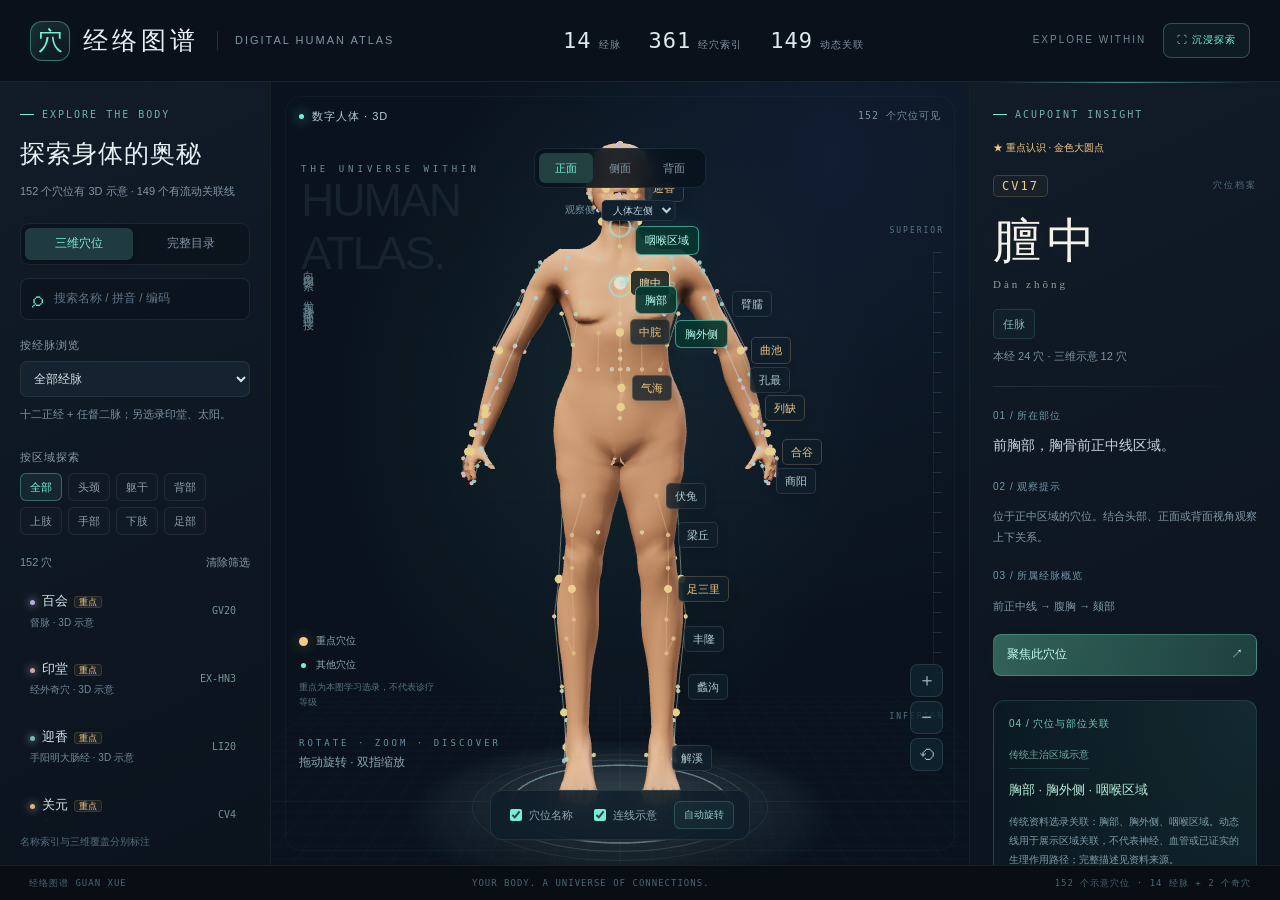
<file: web/atlas/index.html>
<!doctype html><html lang="zh-CN"><head><meta charset="utf-8"><meta name="viewport" content="width=device-width,initial-scale=1"><meta name="theme-color" content="#101c24"><title>经络图谱 · 3D 人体穴位图谱</title><link rel="stylesheet" href="style.css?v=20261002"><script type="importmap">{"imports":{"three":"./three.module.js"}}</script></head><body><header><a class="brand" href="./"><span class="seal">穴</span><strong>经络图谱</strong><span class="brand-sub">DIGITAL HUMAN ATLAS</span></a><div class="header-stats" aria-label="图谱概览"><span><b>14</b> 经脉</span><span><b>361</b> 经穴索引</span><span><b>149</b> 动态关联</span></div><div class="edition"><span>EXPLORE WITHIN</span><button id="immersive" aria-pressed="false">⛶ 沉浸探索</button></div></header><main><aside class="library"><div class="eyebrow">EXPLORE THE BODY</div><h1>探索身体的奥秘</h1><p id="summaryCounts" class="muted intro"></p><div id="scope" class="scope"><button class="active" data-scope="model">三维穴位</button><button data-scope="catalog">完整目录</button></div><label class="search"><span>⌕</span><input id="search" placeholder="搜索名称 / 拼音 / 编码" aria-label="搜索穴位"></label><label for="channelFilter" class="filter-label">按经脉浏览</label><select id="channelFilter"></select><p id="channelSummary" class="channel-summary"></p><div id="regionSection"><div class="filter-label">按区域探索</div><div id="regions" class="chips"></div></div><div class="list-head"><span id="count"></span><button id="clear">清除筛选</button></div><div id="list" class="point-list"></div><div class="library-foot">名称索引与三维覆盖分别标注</div></aside><section class="stage" aria-label="可交互三维人体"><div class="stage-top"><span class="live-dot"></span>数字人体 · 3D<span id="stageCount" class="hint"></span></div><div class="stage-watermark" aria-hidden="true"><span>THE UNIVERSE WITHIN</span><strong>HUMAN<br>ATLAS.</strong></div><div class="stage-caption" aria-hidden="true">向内探索 · 发现身体的连接</div><div class="stage-axis" aria-hidden="true"></div><div id="canvas"></div><div id="labels"></div><div id="effectLabels"></div><div class="view-switch"><button data-view="front" class="active">正面</button><button data-view="side">侧面</button><button data-view="back">背面</button></div><div class="stage-title"><span>ROTATE · ZOOM · DISCOVER</span><strong>拖动旋转 · 双指缩放</strong></div><div class="marker-legend" aria-label="穴位标记图例"><span><i class="legend-key"></i>重点穴位</span><span><i class="legend-normal"></i>其他穴位</span><small>重点为本图学习选录，不代表诊疗等级</small></div><div class="zoom"><button id="plus" aria-label="放大">＋</button><button id="minus" aria-label="缩小">−</button><button id="reset" aria-label="重置视角">⟲</button></div><div class="side-choice"><label for="sideChoice">观察侧</label><select id="sideChoice"><option value="1">人体左侧</option><option value="-1">人体右侧</option></select></div><div class="bottom-tools"><label><input type="checkbox" id="showLabels" checked>穴位名称</label><label><input type="checkbox" id="showLines" checked>连线示意</label><button id="rotate">自动旋转</button></div><div id="error" hidden>您的浏览器无法启动 3D 显示。请开启硬件加速后刷新；仍可通过左侧列表浏览穴位。</div></section><aside class="detail"><div class="eyebrow">ACUPOINT INSIGHT</div><p id="modelStatus" class="model-status"></p><div class="detail-top"><span id="code" class="code"></span><span class="mini">穴位档案</span></div><h2 id="name"></h2><p id="pinyin" class="pinyin"></p><div id="meridian" class="meridian"></div><p id="channelTotal" class="channel-summary"></p><div class="divider"></div><div class="section-label">01 / 所在部位</div><p id="location" class="location"></p><div class="section-label">02 / 观察提示</div><p id="tip" class="muted"></p><div class="section-label">03 / 所属经脉概览</div><p id="routeInfo" class="route-info"></p><button id="focus" class="focus">聚焦此穴位 <span>↗</span></button><section class="effects-card"><div class="section-label">04 / 穴位与部位关联</div><p id="effectKind" class="effect-kind"></p><strong id="effectTargets"></strong><p id="effectSummary"></p><a id="effectSource" target="_blank" rel="noreferrer">查看关联资料 ↗</a><div class="effect-controls"><label><input id="showEffects" type="checkbox" checked>显示关联线</label><button id="pauseEffects">暂停流动</button><button id="fitEffects">查看全路径</button></div><div id="effectExamples"></div><small>流动方向仅为动画表达，不是神经、血管或经脉的真实走向。</small></section><div class="neighbor-head"><button id="previous" aria-label="上一穴">←</button><span id="neighborIndex"></span><button id="next" aria-label="下一穴">→</button></div><div id="nearby" class="nearby"></div><div class="note"><strong>关于这张图谱</strong><p>完整目录收录十四经 361 穴，另选录 2 个奇穴。仅部分穴位配置了简化三维坐标；有标记也不等于精确定位。连线为局部同经穴位示意，并非完整循行路线。不可用于针刺定位或诊疗。</p><a href="https://en.wikipedia.org/wiki/List_of_acupuncture_points" target="_blank" rel="noreferrer">穴名与经脉参考 ↗</a></div></aside></main><footer><span>经络图谱 GUAN XUE</span><span>YOUR BODY. A UNIVERSE OF CONNECTIONS.</span><span id="footerCount"></span></footer><script type="module" src="app.js"></script></body></html>
</file>
<file: web/atlas/style.css>
:root{color-scheme:dark;--bg:#080e14;--panel:#101a24;--line:#ffffff12;--text:#e7f0f3;--muted:#8295a5;--cyan:#73efda;--gold:#f4cb86}*{box-sizing:border-box}body{margin:0;background:var(--bg);color:var(--text);font:13px/1.65 -apple-system,BlinkMacSystemFont,"Segoe UI","Microsoft YaHei",sans-serif}button,input,select{font:inherit}button,a,input,select{-webkit-tap-highlight-color:transparent}button{cursor:pointer}a{color:var(--cyan)}button{transition:background .2s,border-color .2s,color .2s,box-shadow .2s}button:focus-visible,a:focus-visible,input:focus-visible,select:focus-visible{outline:2px solid var(--cyan);outline-offset:4px}button:disabled{opacity:.35;cursor:default}[hidden]{display:none!important}header{height:82px;padding:0 30px;display:flex;align-items:center;justify-content:space-between;gap:24px;border-bottom:1px solid var(--line);background:#0a121be6}.brand{display:flex;align-items:center;gap:13px;text-decoration:none;color:inherit}.seal{display:grid;place-items:center;width:40px;height:40px;border:1px solid #73efda66;background:linear-gradient(145deg,#73efda22,#73efda03);color:var(--cyan);border-radius:12px;font:25px serif;box-shadow:inset 0 0 20px #73efda0a,0 0 28px #73efda08}.brand strong{font:25px serif;letter-spacing:4px}.brand-sub{font-size:11px;color:var(--muted);letter-spacing:2px;border-left:1px solid #ffffff20;padding-left:17px;margin-left:5px}.header-stats{display:flex;gap:28px}.header-stats span{font-size:10px;letter-spacing:1px;color:var(--muted);display:flex;align-items:baseline;gap:7px}.header-stats b{font:22px "SFMono-Regular",Consolas,monospace;color:#dce9ed;font-weight:400}.edition{display:flex;align-items:center;gap:17px;font-size:10px;color:#728998;letter-spacing:2px}.edition button{border:1px solid #73efda45;border-radius:8px;padding:8px 13px;background:#73efda0b;color:var(--cyan);letter-spacing:1px}.edition button:hover{background:#73efda22}.edition button[aria-pressed=true]{background:var(--cyan);color:#09231e}main{height:calc(100dvh - 117px);min-height:720px;display:grid;grid-template-columns:270px minmax(350px,1fr) 310px;gap:1px;background:var(--line)}.library,.detail{background:linear-gradient(155deg,#111c28,#0b131d);min-width:0}.library{padding:25px 20px 15px;display:flex;flex-direction:column;overflow:hidden}.eyebrow{display:flex;align-items:center;gap:8px;font:10px/1.5 "SFMono-Regular",Consolas,monospace;letter-spacing:2px;color:#70adad}.eyebrow:before{content:'';width:14px;height:1px;background:var(--cyan)}h1{font-size:25px;letter-spacing:1px;line-height:1.4;font-weight:500;margin:14px 0 10px}h1 br{display:none}.muted{color:var(--muted)}.intro{font-size:11px;color:#8295a5;margin:0 0 21px;line-height:1.9}.scope{display:flex;padding:4px;gap:4px;border:1px solid var(--line);border-radius:9px;background:#050a1055;margin-bottom:13px}.scope button{flex:1;background:none;border:0;border-radius:6px;padding:6px;color:#8496a7;font-size:12px}.scope button.active{background:#203b40;color:var(--cyan);box-shadow:0 2px 6px #0003}.search{height:42px;display:flex;align-items:center;gap:9px;border:1px solid #ffffff16;border-radius:8px;padding:0 11px;background:#070e1766}.search:focus-within{border-color:#73efda88;box-shadow:0 0 0 3px #73efda0a}.search span{font-size:22px;color:var(--cyan)}.search input{border:0;background:none;outline:none;width:100%;min-width:0;color:var(--text);font-size:12px}.search input::placeholder{color:#607488}.filter-label{display:block;margin:16px 0 7px;color:#8a9caa;font-size:11px;letter-spacing:1px}#channelFilter{width:100%;padding:9px;border:1px solid var(--line);border-radius:7px;background:#14232f;color:#d7e4e9;font-size:12px}.channel-summary{font-size:11px;line-height:1.7;color:#7d93a2;margin:8px 0}.chips{display:flex;gap:6px;flex-wrap:wrap}.chips button{border:1px solid var(--line);background:#ffffff03;color:#8e9fac;border-radius:6px;padding:4px 9px;font-size:11px}.chips button.active,.chips button:hover{border-color:#73efda55;background:#73efda12;color:var(--cyan)}.list-head{display:flex;justify-content:space-between;align-items:center;margin:18px 0 8px;color:#7895a1;font-size:11px}.list-head button{border:0;background:none;color:#8b9da9;font-size:11px;padding:0}.point-list{overflow:auto;flex:1;min-height:110px;padding-right:4px}.point-row{display:flex;align-items:center;justify-content:space-between;width:100%;text-align:left;border:1px solid transparent;background:transparent;border-radius:8px;color:#adbdc9;padding:10px 9px;margin:0 0 5px;gap:7px}.point-row:hover{background:#ffffff05;border-color:#ffffff0c}.point-row.active{background:linear-gradient(90deg,#73efda18,#73efda04);border-color:#73efda32;box-shadow:inset 2px 0 var(--cyan)}.point-row b{font-size:13px;font-weight:500;color:#d7e6eb}.point-row small{display:block;font-size:10px;color:#738a9a;margin-top:3px}.point-row>span:last-child{font:10px Consolas,monospace;color:#73938f}.row-dot{display:inline-block;width:5px;height:5px;border-radius:50%;margin-right:7px;box-shadow:0 0 8px currentColor}.key-badge{font-size:9px;font-style:normal;background:#f4cb8610;color:var(--gold);border:1px solid #f4cb8625;border-radius:3px;padding:0 4px;margin-left:6px}.library-foot{font-size:10px;color:#536d7e;padding-top:13px}.stage{position:relative;overflow:hidden;isolation:isolate;background:radial-gradient(ellipse at 48% 42%,#23444855,transparent 53%),radial-gradient(ellipse at 80% 10%,#23396645,transparent 46%),#0a131d;color:var(--text)}.stage:before{content:'';position:absolute;inset:0;z-index:-1;background-image:linear-gradient(#91cbd105 1px,transparent 1px),linear-gradient(90deg,#91cbd105 1px,transparent 1px);background-size:46px 46px;mask-image:radial-gradient(ellipse,#000,transparent 80%)}.stage:after{content:'';position:absolute;inset:14px;pointer-events:none;border:1px solid #78d7cf0b;border-radius:16px;z-index:1}.stage-top{position:absolute;left:28px;right:28px;top:25px;z-index:3;display:flex;align-items:center;gap:8px;letter-spacing:1px;font-size:11px;color:#b6cbce;pointer-events:none}.live-dot{height:5px;width:5px;border-radius:50%;background:var(--cyan);box-shadow:0 0 12px #73efda}.hint{margin-left:auto;font:10px Consolas,monospace;color:#79949e}.stage-watermark{position:absolute;top:82px;left:30px;pointer-events:none;z-index:0}.stage-watermark span{display:block;font:9px Consolas,monospace;letter-spacing:4px;color:#6d8d9b}.stage-watermark strong{display:block;font-size:clamp(28px,3.6vw,56px);letter-spacing:-2px;line-height:1.15;font-weight:200;color:#94c2cd16}.stage-caption{position:absolute;top:180px;left:29px;font-size:11px;color:#66828e;letter-spacing:3px;writing-mode:vertical-rl;pointer-events:none}.stage-axis{position:absolute;right:27px;top:170px;bottom:170px;width:9px;background:repeating-linear-gradient(to bottom,#77b9c52a 0 1px,transparent 1px 20px);border-left:1px solid #77b9c515;pointer-events:none}.stage-axis:before{content:'SUPERIOR';position:absolute;right:-2px;top:-26px;font:8px Consolas,monospace;letter-spacing:2px;color:#557583}.stage-axis:after{content:'INFERIOR';position:absolute;right:-2px;bottom:-26px;font:8px Consolas,monospace;letter-spacing:2px;color:#557583}#canvas,#labels,#effectLabels{position:absolute;inset:0}#canvas{z-index:1}#canvas canvas{display:block;touch-action:none}#labels,#effectLabels{pointer-events:none;z-index:2}.pin-label{position:absolute;white-space:nowrap;pointer-events:auto;transform:translate(10px,-50%);background:#101f2bc9;border:1px solid #c3e6ed22;backdrop-filter:blur(8px);border-radius:5px;color:#b3cdd1;padding:3px 8px;font-size:11px;box-shadow:0 3px 12px #0002}.key-label{color:var(--gold);border-color:#f4cb863a}.pin-label.selected{background:#2d302c;color:#ffe6b3;border-color:var(--gold);box-shadow:0 0 18px #f4cb8620}.effect-label{position:absolute;z-index:4;background:#07362fea;border:1px solid #73efda88;color:#b8fff1;padding:4px 9px;border-radius:6px;white-space:nowrap;font-size:11px;box-shadow:0 0 18px #73efda15}.view-switch{position:absolute;top:66px;left:50%;transform:translateX(-50%);display:flex;padding:4px;border:1px solid #a4d5de1c;border-radius:10px;background:#09131ddd;backdrop-filter:blur(12px);z-index:4}.view-switch button{background:none;border:0;color:#8399a6;border-radius:6px;padding:6px 16px;font-size:11px}.view-switch button.active{background:#21403f;color:var(--cyan)}.side-choice{position:absolute;top:118px;left:50%;transform:translateX(-50%);display:flex;align-items:center;gap:7px;font-size:10px;color:#72909f;z-index:4}.side-choice select{padding:3px 6px;border:1px solid #a4d5de20;border-radius:5px;background:#10202d;color:#bdd2d9;font-size:10px}.stage-title{position:absolute;bottom:92px;left:28px;z-index:3;pointer-events:none}.stage-title span{display:block;font:9px Consolas,monospace;color:#5e929e;letter-spacing:3px}.stage-title strong{display:block;font-size:12px;font-weight:400;color:#8aa5b1;margin-top:5px}.marker-legend{position:absolute;bottom:155px;left:28px;display:grid;gap:7px;z-index:3;pointer-events:none;font-size:10px;color:#8eaab2;max-width:137px}.marker-legend span{display:flex;align-items:center;gap:8px}.marker-legend i{display:inline-block;border-radius:50%}.legend-key{width:9px;height:9px;background:var(--gold);box-shadow:0 0 13px #f4cb8655}.legend-normal{width:5px;height:5px;background:var(--cyan);margin:0 2px}.marker-legend small{font-size:9px;color:#567480;line-height:1.65}.zoom{position:absolute;right:26px;bottom:94px;display:grid;gap:4px;z-index:4}.zoom button{width:33px;height:33px;background:#102431c9;border:1px solid #a4d5de26;color:#a2c0ca;border-radius:8px;font-size:18px}.zoom button:hover{border-color:var(--cyan);color:var(--cyan)}.bottom-tools{position:absolute;bottom:25px;left:50%;transform:translateX(-50%);display:flex;align-items:center;justify-content:center;gap:17px;white-space:nowrap;padding:10px 15px;border:1px solid #b4dbe31c;border-radius:12px;background:#0e1d28d9;backdrop-filter:blur(15px);z-index:4;color:#90aab6;font-size:11px;box-shadow:0 10px 35px #0003}.bottom-tools label{display:flex;align-items:center;gap:4px}input[type=checkbox]{accent-color:var(--cyan);width:12px;height:12px}.bottom-tools button{background:#73efda0b;border:1px solid #73efda32;border-radius:6px;padding:5px 9px;color:#94c9c2;font-size:10px}.bottom-tools button.active{background:#73efda22;color:var(--cyan)}.detail{padding:25px 23px;overflow:auto;position:relative}.detail:before{content:'';position:absolute;top:0;left:25px;right:25px;height:1px;background:linear-gradient(90deg,transparent,#73efda88,transparent)}.model-status{font-size:10px;color:#7eac9e;margin:18px 0 0}.model-status.important{color:var(--gold)}.detail-top{display:flex;justify-content:space-between;align-items:center;margin-top:18px}.code{font:12px Consolas,monospace;letter-spacing:2px;color:var(--gold);border:1px solid #f4cb8630;background:#f4cb8608;padding:3px 8px;border-radius:5px}.mini{font-size:9px;color:#526d7e;letter-spacing:2px}h2{font:48px/1.25 "Songti SC","Noto Serif CJK SC",serif;letter-spacing:6px;margin:14px 0 7px;color:#f4f2e9;text-shadow:0 0 28px #f4cb8612}.pinyin{font:11px Georgia,serif;letter-spacing:3px;color:#9c9b91;margin:0 0 19px}.meridian{display:inline-flex;padding:5px 9px;border:1px solid #73efda25;border-radius:5px;background:#73efda07;color:#86c3b8;font-size:11px}.divider{height:1px;background:linear-gradient(90deg,#ffffff17,transparent);margin:21px 0}.section-label{font-size:10px;letter-spacing:1px;color:#6d9aab;margin:20px 0 8px}.location{font-size:14px;line-height:1.85;color:#c8d5dc;margin:8px 0 15px}.detail .muted,.route-info{font-size:11px;line-height:1.9;color:#8299a9}.focus{display:flex;align-items:center;justify-content:space-between;width:100%;border:1px solid #73efda45;border-radius:8px;background:linear-gradient(110deg,#316259,#1e403f);color:#c6fff0;padding:10px 13px;margin-top:18px;font-size:12px;box-shadow:0 3px 20px #73efda06}.focus:hover{border-color:var(--cyan);box-shadow:0 0 22px #73efda13}.effects-card{position:relative;margin-top:24px;padding:15px;border:1px solid #73efda28;border-radius:12px;background:radial-gradient(ellipse at 100% 0,#73efda12,transparent 70%),#0c20258c}.effects-card .section-label{margin-top:0;color:#78c9ba}.effects-card p,.effects-card small{font-size:10px;line-height:1.9;color:#7f9eab}.effects-card strong{display:block;font-size:13px;line-height:1.9;font-weight:500;color:#b4edda}.effects-card a{font-size:10px;color:#6fd6bd;text-underline-offset:4px}.effect-kind{display:inline-block;border-bottom:1px solid #73efda26;color:#6fad9e!important;padding-bottom:4px;margin:4px 0 9px}.effect-controls{display:flex;align-items:center;flex-wrap:wrap;gap:7px;margin:13px 0;color:#98c1ba;font-size:10px}.effect-controls label{display:flex;align-items:center;gap:3px;width:100%;margin-bottom:3px}.effect-controls button,#effectExamples button{border:1px solid #73efda25;border-radius:5px;background:#73efda08;color:#97c5ba;padding:4px 7px;font-size:10px}.effect-controls button:hover,#effectExamples button:hover{border-color:#73efda77;background:#73efda18}#effectExamples{display:flex;gap:5px;flex-wrap:wrap;margin-bottom:12px}.neighbor-head{display:flex;justify-content:space-between;align-items:center;gap:6px;font-size:10px;color:#6e8d9b;margin-top:23px}.neighbor-head button{border:1px solid var(--line);background:#ffffff04;color:#a2b8c0;border-radius:5px;padding:2px 8px}.nearby{display:flex;gap:6px;flex-wrap:wrap;margin-top:10px}.nearby button{border:1px solid var(--line);border-radius:6px;background:none;color:#8aa2af;padding:5px 8px;font-size:11px}.nearby small{display:block;font:9px Consolas,monospace;color:#587885}.nearby button.active{background:#73efda0a;border-color:#73efda44;color:#9edacb}.note{margin-top:25px;border-top:1px solid var(--line);padding-top:16px;font-size:10px;color:#567283;line-height:1.9}.note strong{font-weight:400;color:#8298a6}.note a{color:#719d9a}footer{height:35px;display:flex;align-items:center;justify-content:space-between;padding:0 29px;border-top:1px solid var(--line);font:9px Consolas,"Microsoft YaHei",monospace;letter-spacing:1px;color:#4a6575}#error{position:absolute;top:35%;left:10%;right:10%;z-index:10;background:#15252eee;border:1px solid var(--gold);padding:26px;border-radius:10px}::-webkit-scrollbar{width:4px;height:4px}::-webkit-scrollbar-thumb{background:#2c444f;border-radius:8px}::-webkit-scrollbar-track{background:transparent}.immersive main{grid-template-columns:1fr}.immersive .library,.immersive .detail{display:none}.immersive .stage-watermark{left:5%;top:13%}.immersive .stage-caption{left:5%}.immersive .stage{min-height:0}.immersive .stage-watermark strong{font-size:80px}.stage-watermark,.stage-caption,.stage-axis{animation:appear 1.2s ease both}@keyframes appear{from{opacity:0;transform:translateY(8px)}to{opacity:1;transform:translateY(0)}}
@media(min-width:1550px){main{grid-template-columns:300px minmax(450px,1fr) 345px}.library,.detail{padding-left:28px;padding-right:28px}.stage-watermark{left:40px}.stage-caption{left:40px}}
@media(max-width:1150px) and (min-width:821px){main{grid-template-columns:235px minmax(300px,1fr) 270px}.library,.detail{padding:22px 16px}.header-stats{gap:15px}.edition>span{display:none}.stage-watermark{top:150px}.stage-watermark strong{font-size:28px}.stage-caption{display:none}.bottom-tools{gap:8px;padding:9px}.marker-legend{max-width:105px;left:20px}.stage-title{left:20px}.hint{display:none}}
@media(max-width:820px){header{height:70px;padding:0 17px;gap:10px}.brand-sub,.header-stats,.edition>span{display:none}.brand strong{font-size:22px}.edition button{padding:7px 10px;font-size:11px;white-space:nowrap}.seal{width:34px;height:36px}main{height:auto;min-height:0;grid-template-columns:1fr;gap:1px}.stage{grid-row:1;height:76dvh;min-height:560px}.library{padding:25px 20px;max-height:620px}.library h1{font-size:23px}.point-list{display:grid;grid-template-columns:1fr 1fr;gap:4px;min-height:160px}.point-row{min-width:0}.detail{padding:28px 23px}.detail h2{font-size:44px}.intro{margin-bottom:15px}.stage-top{left:20px;right:20px;font-size:10px}.stage-watermark{top:155px;left:20px}.stage-watermark strong{font-size:31px}.stage-watermark span{font-size:8px;letter-spacing:2px}.stage-caption{display:none}.stage-axis{right:20px}.marker-legend{left:20px;bottom:138px;max-width:110px}.marker-legend small{font-size:8px}.stage-title{left:20px;bottom:88px}.stage-title strong{font-size:10px}.bottom-tools{gap:13px;padding:10px 12px;font-size:10px;width:max-content;max-width:calc(100% - 30px)}.view-switch{top:62px}.side-choice{top:112px}.effects-card{padding:19px}.effects-card p,.effects-card small,.effect-controls,.effect-controls button,#effectExamples button{font-size:12px}.detail .muted,.route-info{font-size:13px}.effect-controls label{width:auto;margin-right:auto}.note{font-size:11px}.section-label{font-size:11px}footer{padding:12px 20px;height:auto;font-size:8px;gap:15px}footer span:nth-child(2){display:none}.immersive main{height:calc(100dvh - 105px)}.immersive .stage{height:100%;min-height:480px}.immersive .stage-watermark strong{font-size:36px}.immersive .stage-watermark{left:20px;top:155px}}
@media(prefers-reduced-motion:reduce){*,*:before,*:after{animation:none!important;transition:none!important;scroll-behavior:auto!important}}
</file>
